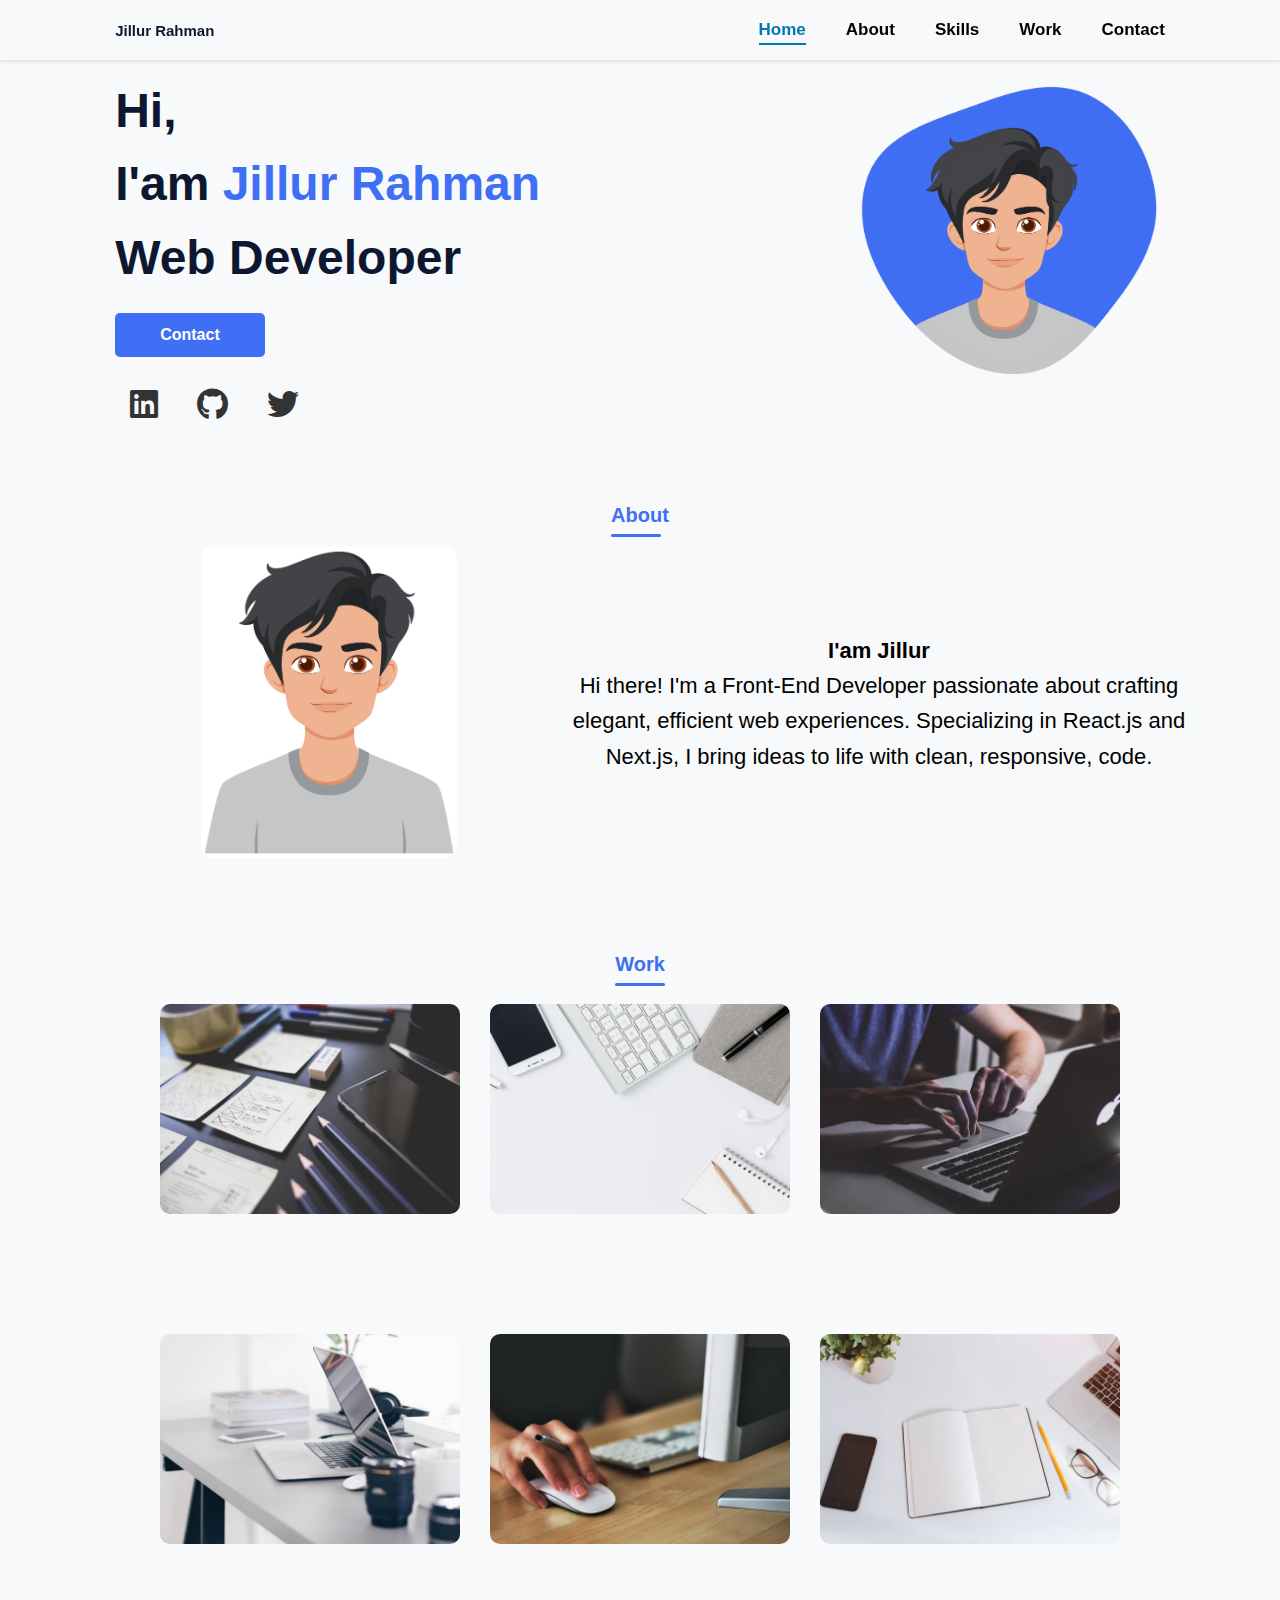
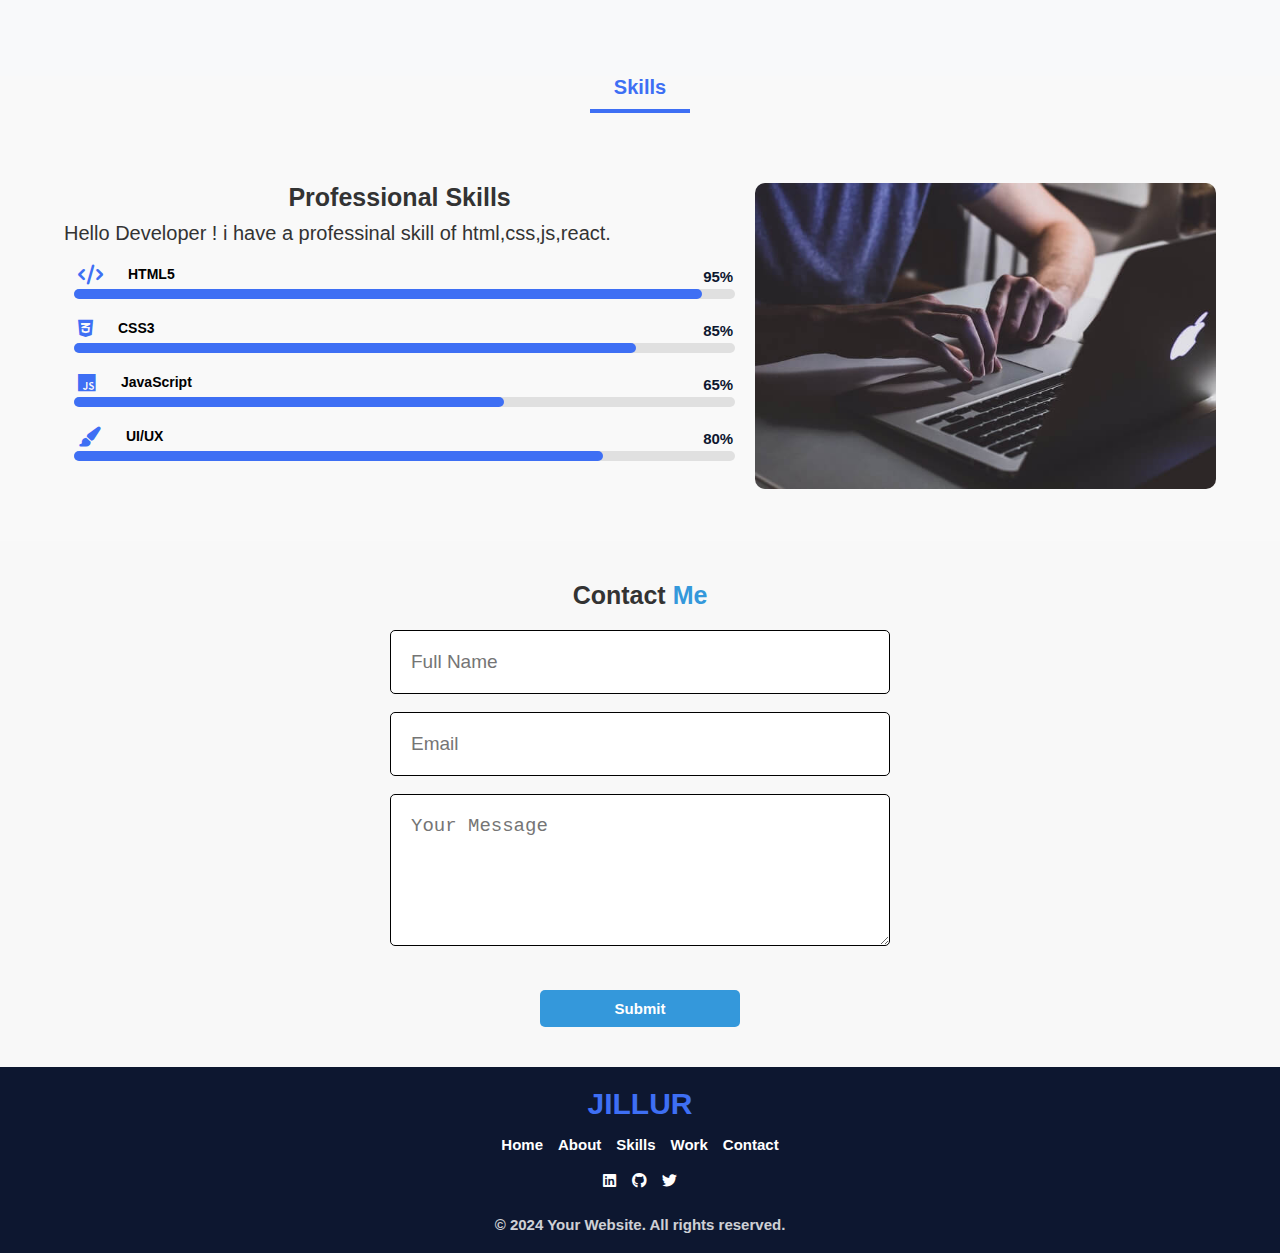
<file: index.html>
<!DOCTYPE html>
<html lang="en">
<head>
    <meta charset="UTF-8">
    <meta name="viewport" content="width=device-width, initial-scale=1.0">
    <title>Portfolio of Md. Jillur</title>
    <link rel="stylesheet" href="style.css">
    <!-- font Awesome CDN Link -->
    <link rel="stylesheet" href="https://cdnjs.cloudflare.com/ajax/libs/font-awesome/6.0.0-beta3/css/all.min.css">
</head>
<body>
    <!-- Navbar Start -->
    <header class="header" id="home">
        <a href="#" class="logo">Jillur Rahman</a>
        <i class="fa-solid fa-bars" id="menu-icon"></i>
        <nav class="navbar">
            <a href="#home" class="active">Home</a>
            <a href="#about">About</a>
            <a href="#service">Skills</a>
            <a href="#portfolio">Work</a>
            <a href="#contact">Contact</a>
        </nav>
       </header>
     

     <!-- Navbar End -->

      <!-- Hero Section Start -->
      <section class="home" id="home">
        <div class="home-content">
            <h1>Hi,</h1><br/>
            <h1>I'am <span>Jillur Rahman</span> </h1><br/>
            <h1>Web Developer</h1>
            <button class="btn">
                <a style="color: white;" href="#contact">Contact</a>
              </button>
            <div class="social-icons"></div>
                <a href="https://www.linkedin.com/" target="_blank" class="social-icon">
                    <i class="fab fa-linkedin"></i> 
                </a>
                <a href="https://github.com/" target="_blank" class="social-icon">
                    <i class="fab fa-github"></i> 
                </a>
                <a href="https://twitter.com/" target="_blank" class="social-icon">
                    <i class="fab fa-twitter"></i> 
                </a>
            </div>
            </div>
        <!-- Hero Image -->
        <div class="home-img">
        <img src='./img/profile.png'>
        </div>
     </section>

     <!-- Hero Section End -->
    
     <!-- About Section Start -->

     <section class="about" id="about">
        <h2 class="about-title">About</h2>
        <div class="about-container">
            <div class="about-image">
                <img src="./img/about.jpg" alt="" srcset="">
            </div>
            <div>
                
            </div>
            <div class="about-text">
                <span>I'am Jillur</span><br/>
                Hi there! I'm a Front-End Developer passionate about crafting elegant, efficient web experiences. Specializing in React.js and Next.js, I bring ideas to life with clean, responsive, code.
            </div>
        </div>
    </section>

    <div class="about-line"></div>
    
    <!-- About Section End -->

    <!-- PortFolio section start -->
    <section class="portfolio" id="portfolio">
        <h2 class="work-title">Work</h2>
        <div class="portfolio-container">
            <div class="portfolio-box">
                <img src="./img/work1.jpg">
                
            </div>
            <div class="portfolio-box">
                <img src="./img/work2.jpg">
            </div>
            <div class="portfolio-box">
                <img src="./img/work3.jpg">
            </div>
            <div class="portfolio-box">
                <img src="./img/work4.jpg">
            </div>
            <div class="portfolio-box">
                <img src="./img/work5.jpg">
            </div>
            <div class="portfolio-box">
                <img src="./img/work6.jpg">
            </div>
        </div>
     </section>

     <!-- Portfolio End -->

<!-- My skills section start -->
<h2 class="skill-title">Skills</h2>
     <section class="skill-area" id="service">
        
        <div class="content">
            
            <div class="section-header">
               
                <h2>Professional Skills</h2>
                <p>Hello Developer ! i have a professinal skill of html,css,js,react.</p>
            </div>
            <div class="wrapper-custom">
                <div class="skill-box">
                    
                    <div class="single-skill">
                        <i class="fas fa-code"></i> 
                        <span class="topic">HTML5</span>
                        <span class="percentage">95%</span>
                    </div>
                    <div class="bar-container">
                        <div class="bar" style="width: 95%;"></div>
                    </div>
                </div>
                
                <div class="skill-box">
                    
                    <div class="single-skill">
                        <i class="fab fa-css3-alt"></i> 
                        <span class="topic">CSS3</span>
                        <span class="percentage">85%</span>
                    </div>
                    <div class="bar-container">
                        <div class="bar" style="width: 85%;"></div>
                    </div>
                </div>
                
                <div class="skill-box">
                   
                    <div class="single-skill">
                        <i class="fab fa-js"></i> 
                        <span class="topic">JavaScript</span>
                        <span class="percentage">65%</span>
                    </div>
                    <div class="bar-container">
                        <div class="bar" style="width: 65%;"></div>
                    </div>
                </div>
                
                <div class="skill-box">
                    
                    <div class="single-skill">
                        <i class="fas fa-paint-brush"></i>
                        <span class="topic">UI/UX</span>
                        <span class="percentage">80%</span>
                    </div>
                    <div class="bar-container">
                        <div class="bar" style="width: 80%;"></div>
                    </div>
                </div>
                
            </div>
        </div>
    
        <div class="image-container">
            <img src="./img/work3.jpg" alt="Work" />
        </div>
    </section>
    
     <!-- My skills section End -->

     <!-- Contact Start -->
     <section class="contact" id="contact">
        <h2 class="heading">Contact <span>Me</span></h2>
        <form action="#">
            <div class="input-box">
                <input type="text" placeholder="Full Name" required>
            </div>
            <div class="input-box">
                <input type="email" placeholder="Email" required>
            </div>
            <div class="input-box">
                <textarea placeholder="Your Message" rows="5" required></textarea>
            </div>
            <div class="input-box">
                <input type="submit" value="Submit" class="btn">
            </div>
        </form>
    </section>

    <!-- contact end -->

    <!-- footer start -->
    
    <footer class="footer">
        <div class="container">
            <div class="footer-logo">
                <h2>JILLUR</h2>
            </div>
            <div class="footer-links">
                <a href="#">Home</a>
                <a href="#">About</a>
                <a href="#">Skills</a>
                <a href="#">Work</a>
                <a href="#">Contact</a>
            </div>
            <div class="footer-socials">
                <a href="#"><i class="fa-brands fa-linkedin"></i></a>
                <a href="#"><i class="fa-brands fa-github"></i></a>
                <a href="#"><i class="fa-brands fa-twitter"></i></a>
            </div>
            <div class="footer-copy">
                <p>&copy; 2024 Your Website. All rights reserved.</p>
            </div>
        </div>
    </footer>
    
  <!-- footer end -->

</body>
</html>
</file>
<file: style.css>
*{
    margin: 0;
    padding: 0;
    box-sizing: border-box;
    text-decoration: none;
    border: none;
    outline: none;
    scroll-behavior: smooth;
   
}

:root {
        --header-height: 3rem;
        --font-semi: 600;
        --hue-color: 224;
        --first-color: hsl(var(--hue-color), 89%, 60%);
        --second-color: hsl(var(--hue-color), 56%, 12%);
        --body-font: "Poppins", sans-serif;
        
    }

html{
    font-size: 62.5%;
    overflow-x: hidden;
}

 body {
    margin: var(--header-height) 0 0 0;
    font-family: var(--body-font);
    color: var(--second-color);
    justify-content: center;
    align-items: center;
    height: 100vh;
    background-color: #f9f9f9;
    margin: 0;
    }
    
 /* Navbar Style Start    */

.header {
    position: fixed;
    top: 0;
    left: 0;
    width: 100%;
    padding: 2rem 9%;
    display: flex;
    justify-content: space-between;
    align-items: center;
    z-index: 100;
    background-color: #f8f9fa; 
    box-shadow: 0 2px 4px rgba(0, 0, 0, 0.1); 
}

.logo {
    color: var(--second-color);
    font-size: 1.5rem;
    font-weight: 700;
    cursor: default;
}

.navbar {
    display: flex; 
}

.navbar a {
    font-size: 1.7rem;
    color: black;
    margin-left: 4rem;
    font-weight: 600;
    position: relative; 
    text-decoration: none; 
    transition: color 0.3s; 
}

.navbar a::after {
    content: ''; 
    display: block; 
    height: 2px; 
    background-color: #0077b5;
    position: absolute; 
    left: 0; 
    bottom: -5px; 
    width: 0; 
    transition: width 0.3s; 
}

/* Expand line on hover */
.navbar a:hover::after {
    width: 100%; 
}

.navbar a.active {
    color: #0077b5; 
}

.navbar a.active::after {
    width: 100%; 
}


/* responsive */
#menu-icon {
    display: none;
    color: black;
    font-size: 24px;
    cursor: pointer;
}
@media (max-width: 768px) {
    .navbar {
        display: none;
        flex-direction: column;
        position: absolute;
        top: 70px;
        right: 0;
        background-color: #333;
        width: 100%;
        text-align: right;
    }
    
    .navbar a {
        padding: 10px;
        display: block;
        border-bottom: 1px solid #444;
    }

    #menu-icon {
        display: block;
    }

    .navbar.active {
        display: flex;
    }
}

/* Navbar Style End Here    */

/* Hero Style Start Here */

.home{
    display: flex;
    justify-content: space-between;
    gap: 250px;
    margin-top: 40px; 
}
.home-content h1{
    font-size:48px;
    font-weight: 900;
    line-height: 1.3;
    
}
.home-content h1 span{
    color: var(--first-color);
}
.home-img img{
    width: 25vw;
    border-radius: 30%;

}

  
.btn{
    display: inline-block;
    padding: 1.3rem 4.5rem;
    margin-top: 24px;
    background: var(--first-color);
    color: white;
    font-size: 1.6rem;
    border-radius:0.5rem;
    font-weight: 600;
    transition: .5s ease;
    cursor: pointer;
}
.social-icons {
    display: flex;
    justify-content: center;
    margin: 15px 0;
}

.social-icon {
    margin: 0 15px;
    text-decoration: none;
    color: #333;  
    font-size: 32px;  
    transition: color 0.3s;
}

.social-icon:hover {
    color: #0077b5;  
}

.social-icon:nth-child(2):hover {
    color: #333;  
}

.social-icon:nth-child(3):hover {
    color: #1da1f2;  
}

h2 {
    text-align: center; 
    font-size: 2.5rem; 
    color: #333; 
    margin-bottom: 2rem; 
}
section {
    padding: 4rem 9%; 
    background-color: #f8f9fa; 
}

/* responsive */
@media (max-width: 1024px) {
    .home {
        flex-direction: column-reverse;
        text-align: center;
        
    }

    .home-content {
        max-width: 100%;
        padding: 20px;
    }

    .home-content h1 {
        font-size: 2.5rem;
    }

    .home-img {
        max-width: 80%;
        margin-bottom: 20px;
    }

    .home-img img {
        width: 100%;
    }
}

@media (max-width: 768px) {
    .home-content h1 {
        font-size: 2rem;
    }

    .home-content .btn {
        font-size: 14px;
        padding: 8px 16px;
    }

    .home-img {
        max-width: 100%;
    }

    .home-img img {
        width: 100%;
    }
}

@media (max-width: 480px) {

    .home-content {
        margin-bottom: 20px; 
        text-align: center; 
    }
    .home-img {
        margin-top: 10px; 
    }
    .home-img img {
        max-width: 100%; 
        height: auto; 
    }
    .home-content h1 {
        font-size: 1.5rem;
    }

    .home-content .btn {
        font-size: 12px;
        padding: 6px 12px;
    }

    .home-content .social-icons a {
        font-size: 1.2rem;
    }
}

/* Hero Style End Here */

/* About Section Style Start here */

.about{
    margin-top: 0;
    display: flex;
    flex-direction: column;
    align-items: center; 
    justify-content: center; 
    padding: 40px 0;
    text-align: center;
}

.about-title {
    position: relative;
    display: inline-block;
    font-size: 2rem; 
    margin-bottom: 20px; 
    color: var(--first-color); 
}
.about-title::after {
    content: "";
    position: absolute;
    left: 0;
    right: 2;
    bottom: -10px; 
    width: 50px; 
    height: 3px;
    background-color: var(--first-color); 
    border-radius: 2px; 
}

.about-container {
    display: flex; 
    align-items: center; 
    justify-content: space-evenly; 
}

.about-image {
    flex: 0 0 30%; 
    max-width: 20%; 
    margin-left: 6rem; 
    
}
.about-image img {
    width: 100%; 
    border-radius: 10px;
    height: 20%;
    margin-left: 6rem;
    
}

.about-text {
    flex: 1; 
    max-width: 50%; 
    font-size: 2.2rem; 
    line-height: 1.6; 
    color:black; 
    left: 0;
}
.about-text span{
    font-weight: 900;
}
/* Responsive Styles */
@media (max-width: 600px) {
    .about-container {
        flex-direction: column;
        align-items: center; 
        justify-content: center;
        text-align: center; 
    }

    .about-image {
        flex: 0 0 auto;
        margin: 20px 0; 
        max-width: 80%; 
        margin-right: 90px;
    }

    .about-text {
        flex: 1; 
        max-width: 90%;
        font-size: 1.5rem; 
        margin: 20px 0; 
    }

    .about-title {
        font-size: 1.8rem; 
    }
}

   
/* About Section Style End here */

/* portfolio section start */

.work-title {
    position: relative;
    display: inline-block;
    font-size: 2rem; 
    margin-bottom: 20px; 
    color: var(--first-color); 
    margin-top: 3px;
}
.work-title::after {
    content: "";
    position: absolute;
    left: 0;
    right: 2;
    bottom: -10px; 
    width: 50px; 
    height: 3px;
    background-color: var(--first-color); 
    border-radius: 2px; 
}
.portfolio {
    padding: 5rem 0;
    text-align: center;
}

.portfolio-container {
    display: flex;
    flex-wrap: wrap;
    justify-content: center;
    gap: 3rem;
    padding: 0rem 3rem; 
}

.portfolio-box {
    position: relative;
    width: 300px; 
    height: 300px; 
    gap: 1rem;
    border-radius: 10px;
    overflow: hidden;
    transition: transform 0.3s ease;
}

.portfolio-box:hover {
    transform: scale(1.05); 
}

.portfolio-box img {
    width: 100%;
    height: 70%;
    object-fit: cover;
    border-radius: 10px; 
    margin-top: 8px;
    
}

/* portfolio end here */

/* my Skills start here */


.skill-title {
    text-align: center;
    font-size: 2rem;
    margin-bottom: 20px;
    position: relative;
    color: var(--first-color);
}

.skill-title::after {
    content: '';
    display: block;
    width: 100px;
    height: 4px;
    background-color: var(--first-color);
    margin: 10px auto 0 auto;
}

.skill-area {
    display: flex;
    justify-content: space-between;
    align-items: flex-start;
    padding: 50px 5%;
    background-color: #f9f9f9;
    border-radius: 10px;
}

.content {
    flex: 1;
    margin-right: 20px;
}

.section-header h2 {
    font-size: 2.5rem;
    margin-bottom: 10px;
}

.section-header p {
    font-size: 20px;
    color: #333;
}

.wrapper-custom {
    margin-top: 20px;
}

.skill-box {
    margin-bottom: 20px;
    text-align: start;
}

.single-skill {
    display: flex;
    align-items: center;
}

.single-skill i {
    margin-left: 14px;
    margin-right: 10px;
    font-size: 2rem;
    margin-bottom: 4px;
    color: var(--first-color);
    transition: transform 0.3s;
}

.single-skill i:hover {
    transform: scale(1.2);
}

.topic {
    flex: 1;
    font-size: 1.4rem;
    margin-left: 15px;
    color: black;
    margin-bottom: 5px;
    font-weight: 900;
}

.percentage {
    margin-left: 10px;
    font-weight: bold;
    padding: 2px;
    font-size: 15px;
}

.bar-container {
    flex: 1;
    background-color: #e0e0e0;
    border-radius: 5px;
    height: 10px;
    margin-left: 10px;
    position: relative;
}

.bar {
    background-color: var(--first-color);
    height: 100%;
    border-radius: 5px;
}

.image-container {
    flex-shrink: 0;
    max-width: 40%;
}

.image-container img {
    max-width: 100%;
    border-radius: 10px;
}

/* Responsive layout for small and medium screens */
@media (max-width: 768px) {
    .skill-area {
        flex-direction: column; 
        align-items: center; 
    }

    .image-container {
        max-width: 100%; 
        margin-top: 20px; 
        order: 2; 
    }

    .content {
        margin-right: 0; 
        order: 1; 
    }

    .wrapper-custom {
        width: 100%; 
    }

    .skill-box {
        width: 100%; 
    }
}

@media (max-width: 480px) {
    .skill-title {
        font-size: 1.8rem; 
    }

    .section-header h2 {
        font-size: 1.5rem;
    }

    .section-header p {
        font-size: 0.9rem;
    }

    .single-skill i {
        font-size: 1.5rem;
    }

    .single-skill .topic {
        font-size: 1.2rem;
    }

    .single-skill .percentage {
        font-size: 1.2rem;
    }

    .bar-container {
        height: 8px; 
    }
}

/* my skills end here */

/* my contact start here */

.contact {
    padding: 4rem 2rem;
    background-color: #f8f8f8;
    text-align: center;
}


.contact .heading {
    font-size: 2.5rem;
    margin-bottom: 2rem;
    color: #333;
}
.contact .heading span {
    color: #3498db;
}

.contact form {
    max-width: 500px; 
    margin: 0 auto;
    display: flex;
    flex-direction: column;
    gap: 1.8rem;
}

.input-box input,
.input-box textarea {
    width: 100%; 
    padding:2rem; 
    font-size: 1.9rem; 
    border: 1px solid black;
    border-radius: 5px;
    outline: none;
    transition: border-color 0.3s ease;
}

.input-box input:focus,
.input-box textarea:focus {
    border-color: #3498db;
}

/* Submit Button */
.contact .btn {
    width: 40%; 
    padding: 1rem 1.5rem;
    background-color: #3498db;
    color: white;
    border: none;
    border-radius: 5px;
    font-size: 1.5rem; 
    cursor: pointer;
    transition: background-color 0.3s ease;
}

.contact .btn:hover {
    background-color: #2980b9;
}

/* my contact end here */

/* my footer start here */

.footer {
    background-color: var(--second-color);
    color: #fff;
    padding: 2rem 0;
    text-align: center;
    font-weight: var(--font-semi);
}

.footer .container {
    max-width: 1200px;
    margin: 0 auto;
    display: flex;
    flex-direction: column;
    align-items: center;
}

.footer-logo h2 {
    font-size: 3rem;
    margin-bottom: 1.5rem;
    color: var(--first-color);
}

.footer-links {
    display: flex;
    gap: 1.5rem;
    margin-bottom: 1.5rem;
}

.footer-links a {
    color: #fff;
    text-decoration: none;
    transition: color 0.3s ease;
    font-size: 1.5rem;
}

.footer-links a:hover {
    color: #3498db;
}

.footer-socials {
    margin-bottom: 1.5rem;
    font-size: 2rem;
}

.footer-socials a {
    color: #fff;
    font-size: 1.5rem;
    margin: 0 0.5rem;
    transition: color 0.3s ease;
}

.footer-socials a:hover {
    color: #3498db;
}

.footer-copy p {
    font-size: 1.5rem;
    margin-top: 1rem;
    opacity: 0.8;
}

/* my footer end here */
</file>
